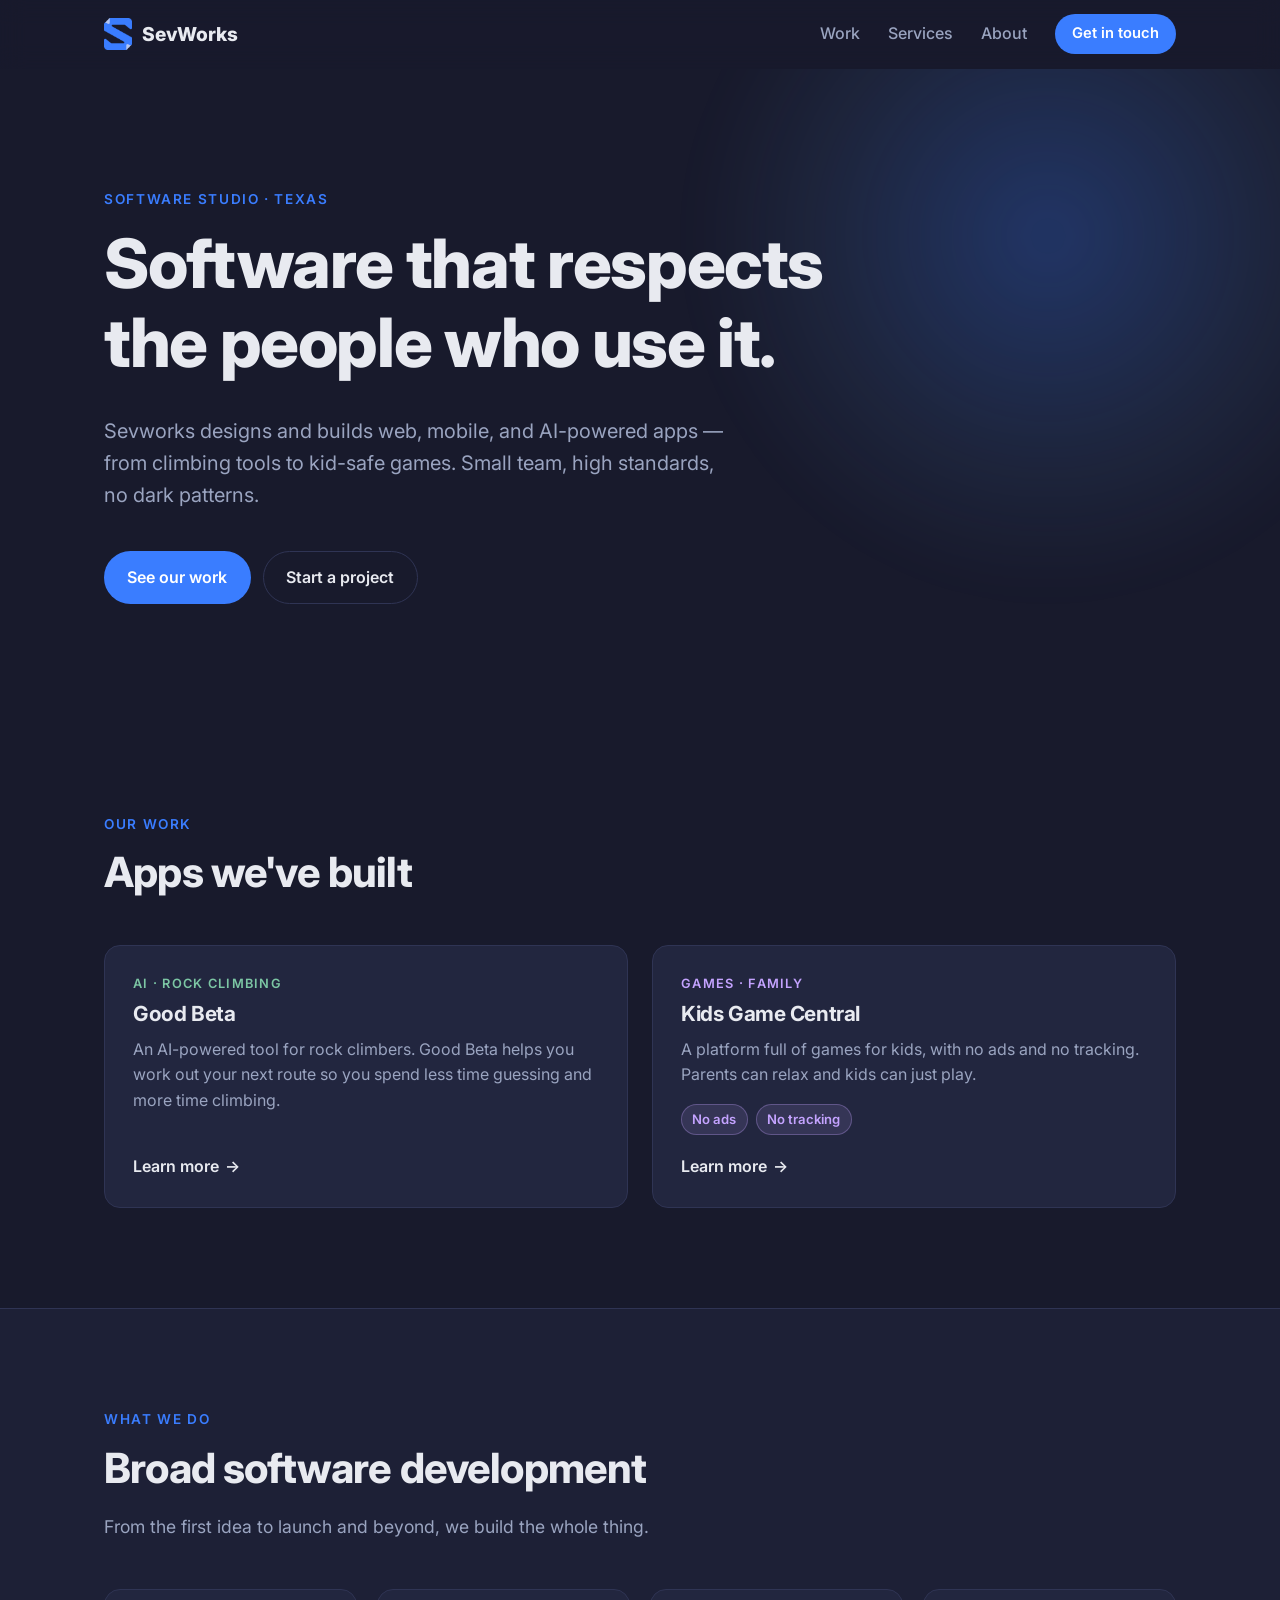
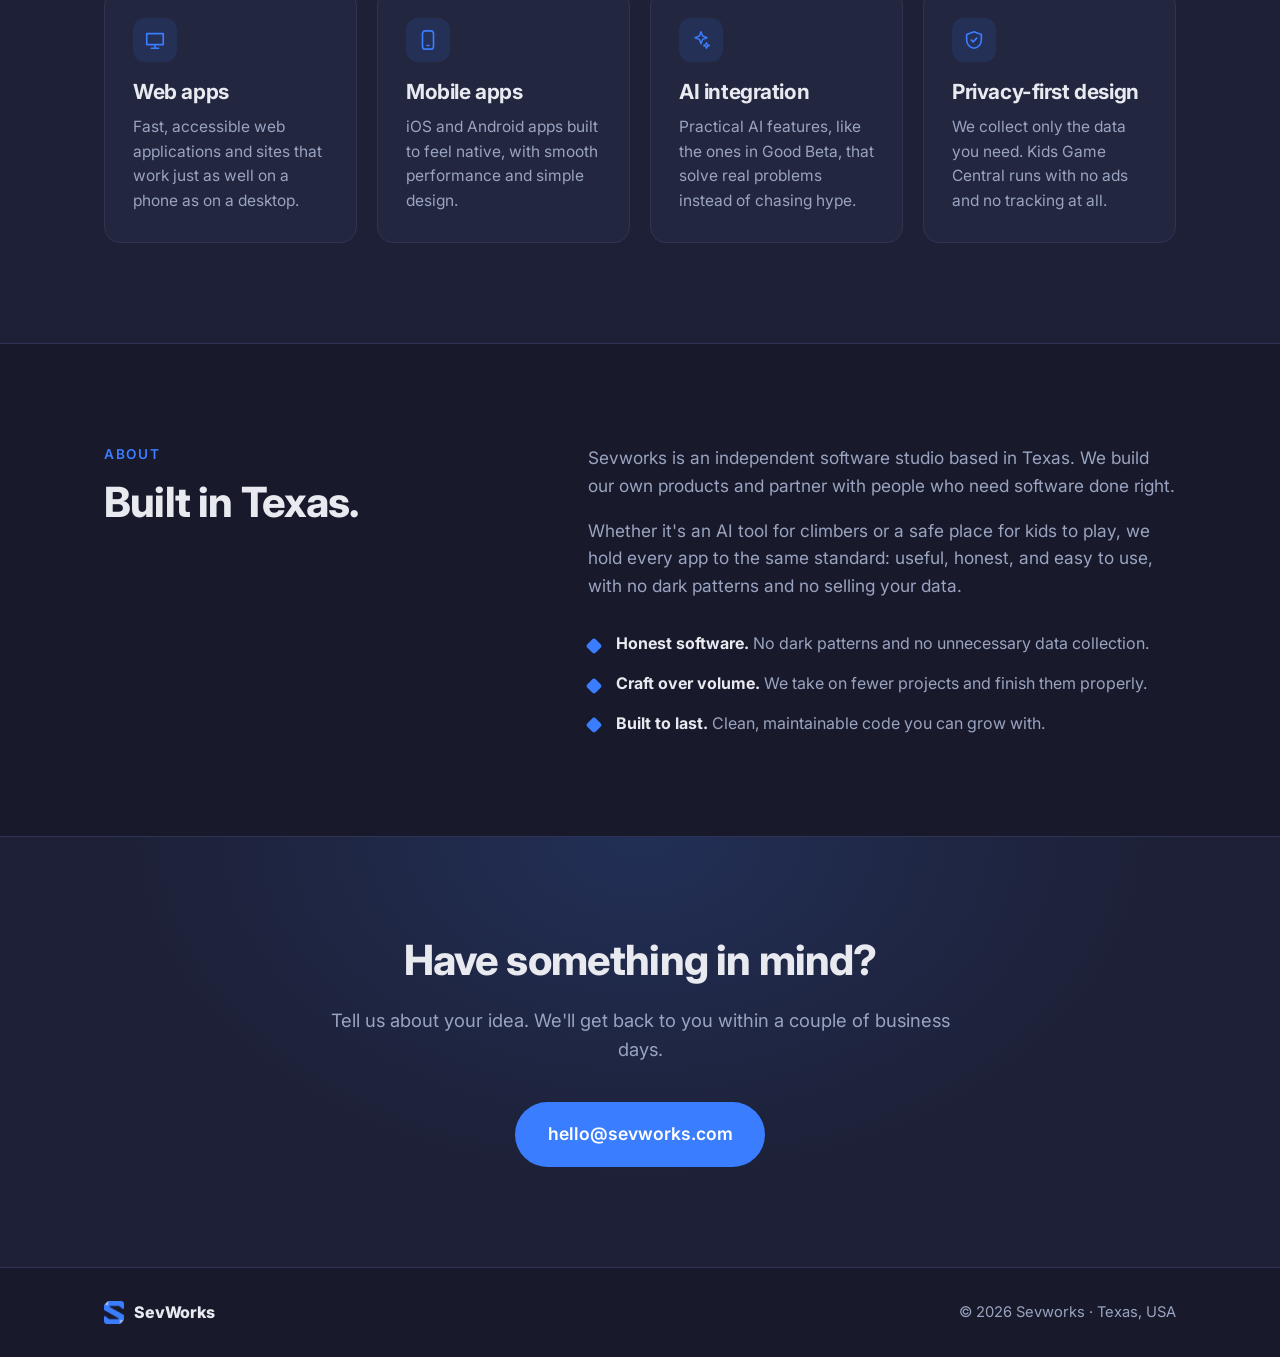
<file: index.html>
<!doctype html>
<html lang="en">
<head>
  <meta charset="utf-8">
  <meta name="viewport" content="width=device-width, initial-scale=1">
  <title>Sevworks — Software, built with care</title>
  <meta name="description" content="Sevworks is a Texas-based software development studio building thoughtful apps, including Good Beta and Kids Game Central.">
  <meta property="og:title" content="Sevworks — Software, built with care">
  <meta property="og:description" content="A Texas-based software studio building thoughtful apps for real people.">
  <meta property="og:type" content="website">
  <meta property="og:image" content="assets/logo-dark.png">
  <meta name="theme-color" content="#181a2c">
  <link rel="icon" href="assets/favicon.png" type="image/png">
  <link rel="apple-touch-icon" href="assets/favicon.png">
  <link rel="preconnect" href="https://fonts.googleapis.com">
  <link rel="preconnect" href="https://fonts.gstatic.com" crossorigin>
  <link href="https://fonts.googleapis.com/css2?family=Inter:wght@400;500;600;700;800&display=swap" rel="stylesheet">
  <link rel="stylesheet" href="styles.css">
</head>
<body>
  <a class="skip-link" href="#main">Skip to content</a>

  <header class="site-header">
    <nav class="nav container" aria-label="Primary">
      <a class="brand" href="#top" aria-label="Sevworks home">
        <img src="assets/mark.png" alt="" width="28" height="32">
        <span>SevWorks</span>
      </a>
      <button class="nav-toggle" aria-expanded="false" aria-controls="nav-links" aria-label="Toggle menu">
        <span></span><span></span>
      </button>
      <ul id="nav-links" class="nav-links">
        <li><a href="#work">Work</a></li>
        <li><a href="#services">Services</a></li>
        <li><a href="#about">About</a></li>
        <li><a class="btn btn-small" href="#contact">Get in touch</a></li>
      </ul>
    </nav>
  </header>

  <main id="main">
    <!-- Hero -->
    <section class="hero" id="top">
      <div class="container hero-inner">
        <p class="eyebrow">Software studio · Texas</p>
        <h1>Software that respects<br>the people who use it.</h1>
        <p class="lede">
          Sevworks designs and builds web, mobile, and AI-powered apps — from
          climbing tools to kid-safe games. Small team, high standards, no dark patterns.
        </p>
        <div class="hero-actions">
          <a class="btn" href="#work">See our work</a>
          <a class="btn btn-ghost" href="#contact">Start a project</a>
        </div>
      </div>
      <div class="hero-glow" aria-hidden="true"></div>
    </section>

    <!-- Products -->
    <section class="section" id="work">
      <div class="container">
        <header class="section-head">
          <p class="eyebrow">Our work</p>
          <h2>Apps we've built</h2>
        </header>

        <div class="products">
          <article class="product product--climb">
            <div class="product-body">
              <p class="tag">AI · Rock climbing</p>
              <h3>Good Beta</h3>
              <p>
                An AI-powered tool for rock climbers. Good Beta helps you work out
                your next route so you spend less time guessing and more time climbing.
              </p>
              <a class="link-arrow" href="good-beta.html">Learn more <span aria-hidden="true">→</span></a>
            </div>
          </article>

          <article class="product product--kids">
            <div class="product-body">
              <p class="tag">Games · Family</p>
              <h3>Kids Game Central</h3>
              <p>
                A platform full of games for kids, with no ads and no tracking.
                Parents can relax and kids can just play.
              </p>
              <ul class="badges">
                <li>No ads</li>
                <li>No tracking</li>
              </ul>
              <a class="link-arrow" href="kids-game-central.html">Learn more <span aria-hidden="true">→</span></a>
            </div>
          </article>
        </div>
      </div>
    </section>

    <!-- Services -->
    <section class="section section--alt" id="services">
      <div class="container">
        <header class="section-head">
          <p class="eyebrow">What we do</p>
          <h2>Broad software development</h2>
          <p class="section-sub">From the first idea to launch and beyond, we build the whole thing.</p>
        </header>

        <div class="services">
          <div class="service">
            <div class="service-icon" aria-hidden="true">
              <svg viewBox="0 0 24 24"><path d="M3 5h18v12H3zM8 21h8M12 17v4" fill="none" stroke="currentColor" stroke-width="1.8" stroke-linecap="round" stroke-linejoin="round"/></svg>
            </div>
            <h3>Web apps</h3>
            <p>Fast, accessible web applications and sites that work just as well on a phone as on a desktop.</p>
          </div>
          <div class="service">
            <div class="service-icon" aria-hidden="true">
              <svg viewBox="0 0 24 24"><rect x="6" y="2" width="12" height="20" rx="3" fill="none" stroke="currentColor" stroke-width="1.8"/><path d="M11 18h2" stroke="currentColor" stroke-width="1.8" stroke-linecap="round"/></svg>
            </div>
            <h3>Mobile apps</h3>
            <p>iOS and Android apps built to feel native, with smooth performance and simple design.</p>
          </div>
          <div class="service">
            <div class="service-icon" aria-hidden="true">
              <svg viewBox="0 0 24 24"><path d="M12 3l1.8 4.7L18.5 9.5l-4.7 1.8L12 16l-1.8-4.7L5.5 9.5l4.7-1.8zM18 15l.9 2.1L21 18l-2.1.9L18 21l-.9-2.1L15 18l2.1-.9z" fill="none" stroke="currentColor" stroke-width="1.6" stroke-linejoin="round"/></svg>
            </div>
            <h3>AI integration</h3>
            <p>Practical AI features, like the ones in Good Beta, that solve real problems instead of chasing hype.</p>
          </div>
          <div class="service">
            <div class="service-icon" aria-hidden="true">
              <svg viewBox="0 0 24 24"><path d="M12 3l8 3v6c0 4.5-3.4 8.3-8 9-4.6-.7-8-4.5-8-9V6z" fill="none" stroke="currentColor" stroke-width="1.8" stroke-linejoin="round"/><path d="M9 12l2 2 4-4" fill="none" stroke="currentColor" stroke-width="1.8" stroke-linecap="round" stroke-linejoin="round"/></svg>
            </div>
            <h3>Privacy-first design</h3>
            <p>We collect only the data you need. Kids Game Central runs with no ads and no tracking at all.</p>
          </div>
        </div>
      </div>
    </section>

    <!-- About -->
    <section class="section" id="about">
      <div class="container about">
        <div>
          <p class="eyebrow">About</p>
          <h2>Built in Texas.</h2>
        </div>
        <div class="about-copy">
          <p>
            Sevworks is an independent software studio based in Texas. We build
            our own products and partner with people who need software done right.
          </p>
          <p>
            Whether it's an AI tool for climbers or a safe place for kids to play,
            we hold every app to the same standard: useful, honest, and easy to use,
            with no dark patterns and no selling your data.
          </p>
          <ul class="values">
            <li><strong>Honest software.</strong> No dark patterns and no unnecessary data collection.</li>
            <li><strong>Craft over volume.</strong> We take on fewer projects and finish them properly.</li>
            <li><strong>Built to last.</strong> Clean, maintainable code you can grow with.</li>
          </ul>
        </div>
      </div>
    </section>

    <!-- Contact -->
    <section class="section section--cta" id="contact">
      <div class="container cta">
        <h2>Have something in mind?</h2>
        <p>Tell us about your idea. We'll get back to you within a couple of business days.</p>
        <!-- TODO: replace with your real business email -->
        <a class="btn btn-large" href="mailto:hello@sevworks.com">hello@sevworks.com</a>
      </div>
    </section>
  </main>

  <footer class="site-footer">
    <div class="container footer-inner">
      <div class="brand brand--footer">
        <img src="assets/mark.png" alt="" width="20" height="23">
        <span>SevWorks</span>
      </div>
      <p>© <span id="year">2026</span> Sevworks · Texas, USA</p>
    </div>
  </footer>

  <script src="main.js" defer></script>
</body>
</html>
</file>
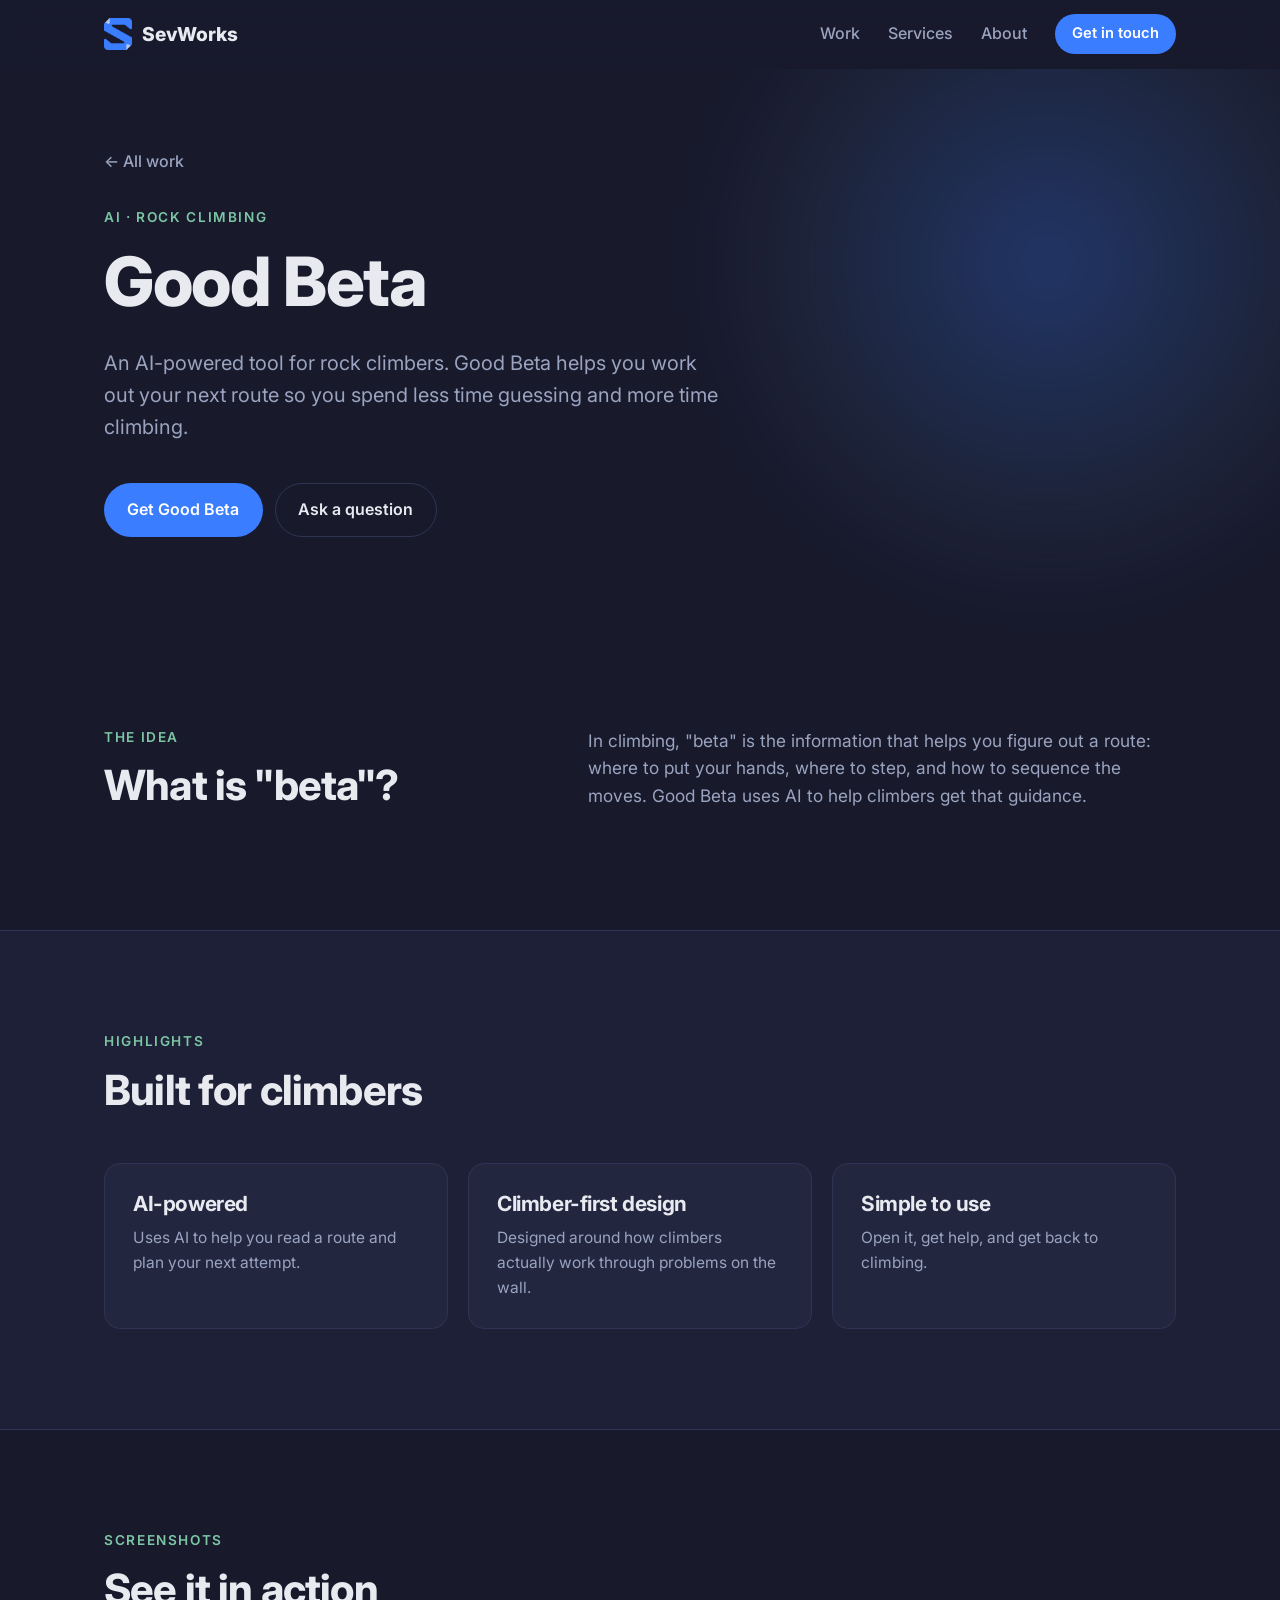
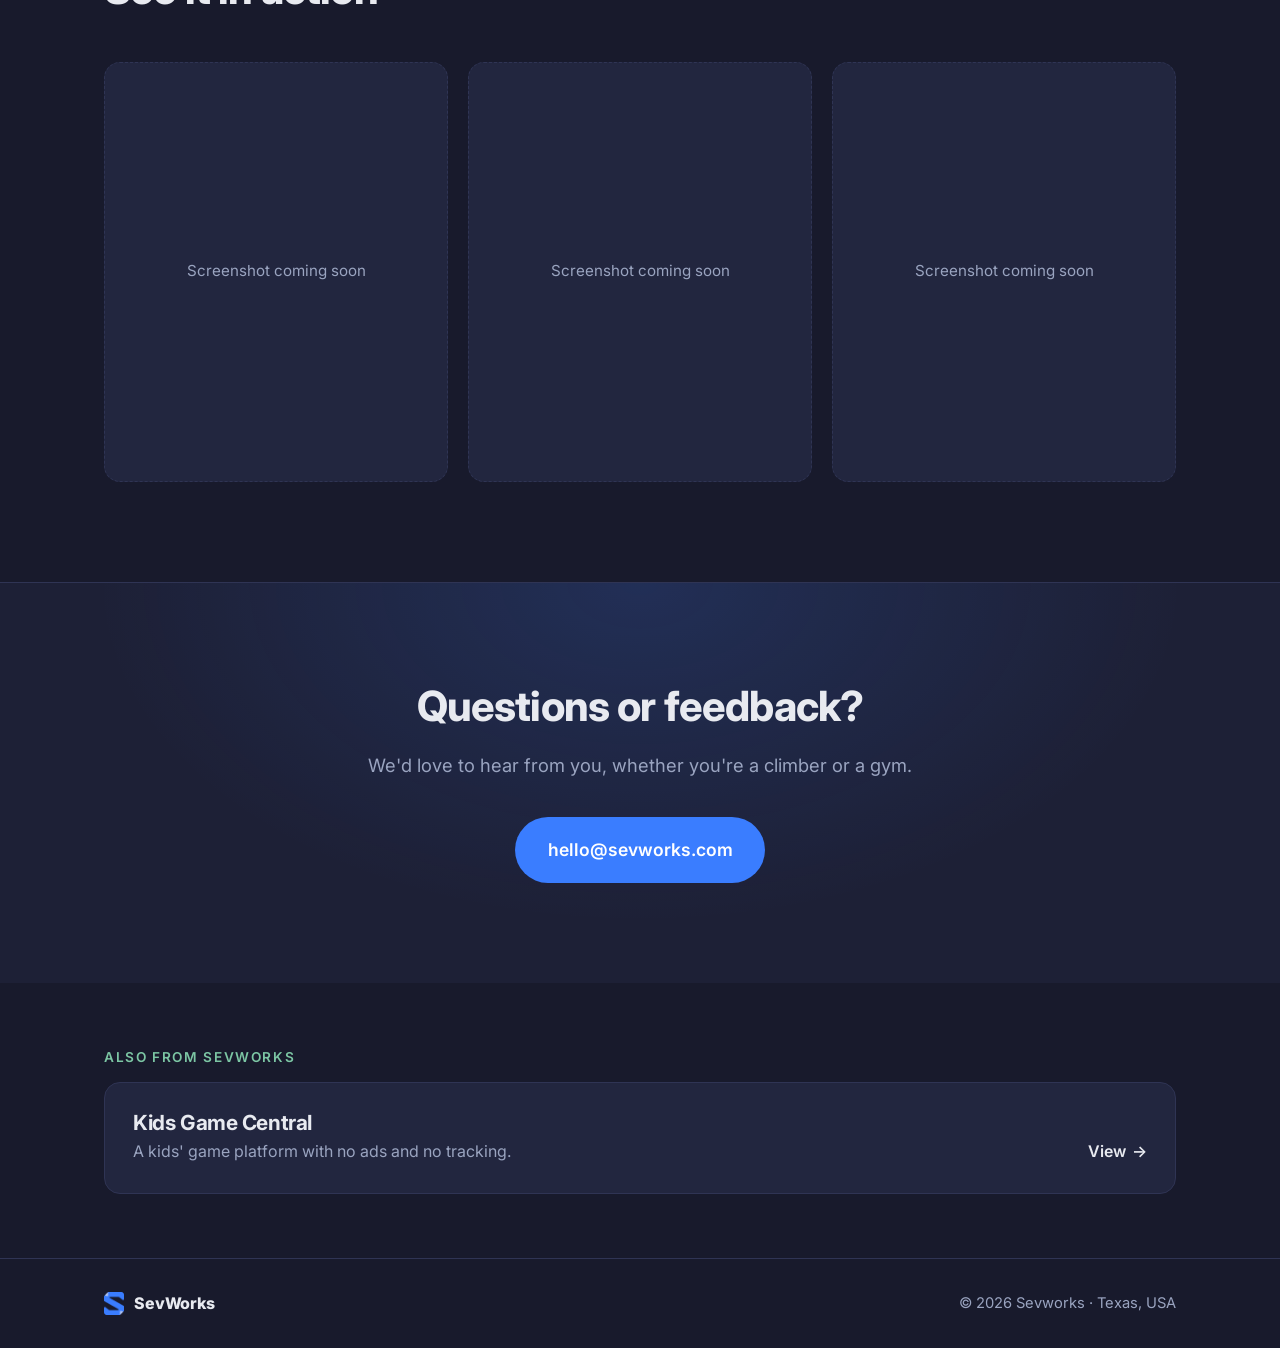
<file: good-beta.html>
<!doctype html>
<html lang="en">
<head>
  <meta charset="utf-8">
  <meta name="viewport" content="width=device-width, initial-scale=1">
  <title>Good Beta — AI for rock climbers | SevWorks</title>
  <meta name="description" content="Good Beta is an AI-powered tool for rock climbers, built by SevWorks.">
  <meta property="og:title" content="Good Beta — AI for rock climbers">
  <meta property="og:description" content="An AI-powered tool for rock climbers, built by SevWorks.">
  <meta property="og:type" content="website">
  <meta property="og:image" content="assets/logo-dark.png">
  <meta name="theme-color" content="#181a2c">
  <link rel="icon" href="assets/favicon.png" type="image/png">
  <link rel="apple-touch-icon" href="assets/favicon.png">
  <link rel="preconnect" href="https://fonts.googleapis.com">
  <link rel="preconnect" href="https://fonts.gstatic.com" crossorigin>
  <link href="https://fonts.googleapis.com/css2?family=Inter:wght@400;500;600;700;800&display=swap" rel="stylesheet">
  <link rel="stylesheet" href="styles.css">
</head>
<body class="theme-climb">
  <a class="skip-link" href="#main">Skip to content</a>

  <header class="site-header">
    <nav class="nav container" aria-label="Primary">
      <a class="brand" href="index.html" aria-label="SevWorks home">
        <img src="assets/mark.png" alt="" width="28" height="32">
        <span>SevWorks</span>
      </a>
      <button class="nav-toggle" aria-expanded="false" aria-controls="nav-links" aria-label="Toggle menu">
        <span></span><span></span>
      </button>
      <ul id="nav-links" class="nav-links">
        <li><a href="index.html#work">Work</a></li>
        <li><a href="index.html#services">Services</a></li>
        <li><a href="index.html#about">About</a></li>
        <li><a class="btn btn-small" href="index.html#contact">Get in touch</a></li>
      </ul>
    </nav>
  </header>

  <main id="main">
    <section class="hero hero--page">
      <div class="container hero-inner">
        <a class="back-link" href="index.html#work"><span aria-hidden="true">←</span> All work</a>
        <p class="eyebrow">AI · Rock climbing</p>
        <h1>Good Beta</h1>
        <p class="lede">
          An AI-powered tool for rock climbers. Good Beta helps you work out
          your next route so you spend less time guessing and more time climbing.
        </p>
        <div class="hero-actions">
          <!-- TODO: replace # with the Good Beta app store / web app link -->
          <a class="btn" href="#">Get Good Beta</a>
          <a class="btn btn-ghost" href="#contact">Ask a question</a>
        </div>
      </div>
      <div class="hero-glow" aria-hidden="true"></div>
    </section>

    <section class="section">
      <div class="container about">
        <div>
          <p class="eyebrow">The idea</p>
          <h2>What is "beta"?</h2>
        </div>
        <div class="about-copy">
          <p>
            In climbing, "beta" is the information that helps you figure out a route:
            where to put your hands, where to step, and how to sequence the moves.
            Good Beta uses AI to help climbers get that guidance.
          </p>
          <!-- TODO: add a sentence or two about how Good Beta actually works -->
        </div>
      </div>
    </section>

    <section class="section section--alt">
      <div class="container">
        <header class="section-head">
          <p class="eyebrow">Highlights</p>
          <h2>Built for climbers</h2>
        </header>

        <!-- TODO: replace with Good Beta's real features -->
        <div class="services services--three">
          <div class="service">
            <h3>AI-powered</h3>
            <p>Uses AI to help you read a route and plan your next attempt.</p>
          </div>
          <div class="service">
            <h3>Climber-first design</h3>
            <p>Designed around how climbers actually work through problems on the wall.</p>
          </div>
          <div class="service">
            <h3>Simple to use</h3>
            <p>Open it, get help, and get back to climbing.</p>
          </div>
        </div>
      </div>
    </section>

    <section class="section">
      <div class="container">
        <header class="section-head">
          <p class="eyebrow">Screenshots</p>
          <h2>See it in action</h2>
        </header>
        <!-- TODO: add real screenshots to assets/ and replace these placeholders -->
        <div class="shots">
          <div class="shot" role="img" aria-label="Screenshot placeholder">Screenshot coming soon</div>
          <div class="shot" role="img" aria-label="Screenshot placeholder">Screenshot coming soon</div>
          <div class="shot" role="img" aria-label="Screenshot placeholder">Screenshot coming soon</div>
        </div>
      </div>
    </section>

    <section class="section section--cta" id="contact">
      <div class="container cta">
        <h2>Questions or feedback?</h2>
        <p>We'd love to hear from you, whether you're a climber or a gym.</p>
        <!-- TODO: replace with your real business email -->
        <a class="btn btn-large" href="mailto:hello@sevworks.com?subject=Good%20Beta">hello@sevworks.com</a>
      </div>
    </section>

    <section class="section section--next">
      <div class="container">
        <p class="eyebrow">Also from SevWorks</p>
        <a class="next-card" href="kids-game-central.html">
          <div>
            <h3>Kids Game Central</h3>
            <p>A kids' game platform with no ads and no tracking.</p>
          </div>
          <span class="link-arrow" aria-hidden="true">View <span>→</span></span>
        </a>
      </div>
    </section>
  </main>

  <footer class="site-footer">
    <div class="container footer-inner">
      <div class="brand brand--footer">
        <img src="assets/mark.png" alt="" width="20" height="23">
        <span>SevWorks</span>
      </div>
      <p>© <span id="year">2026</span> Sevworks · Texas, USA</p>
    </div>
  </footer>

  <script src="main.js" defer></script>
</body>
</html>
</file>
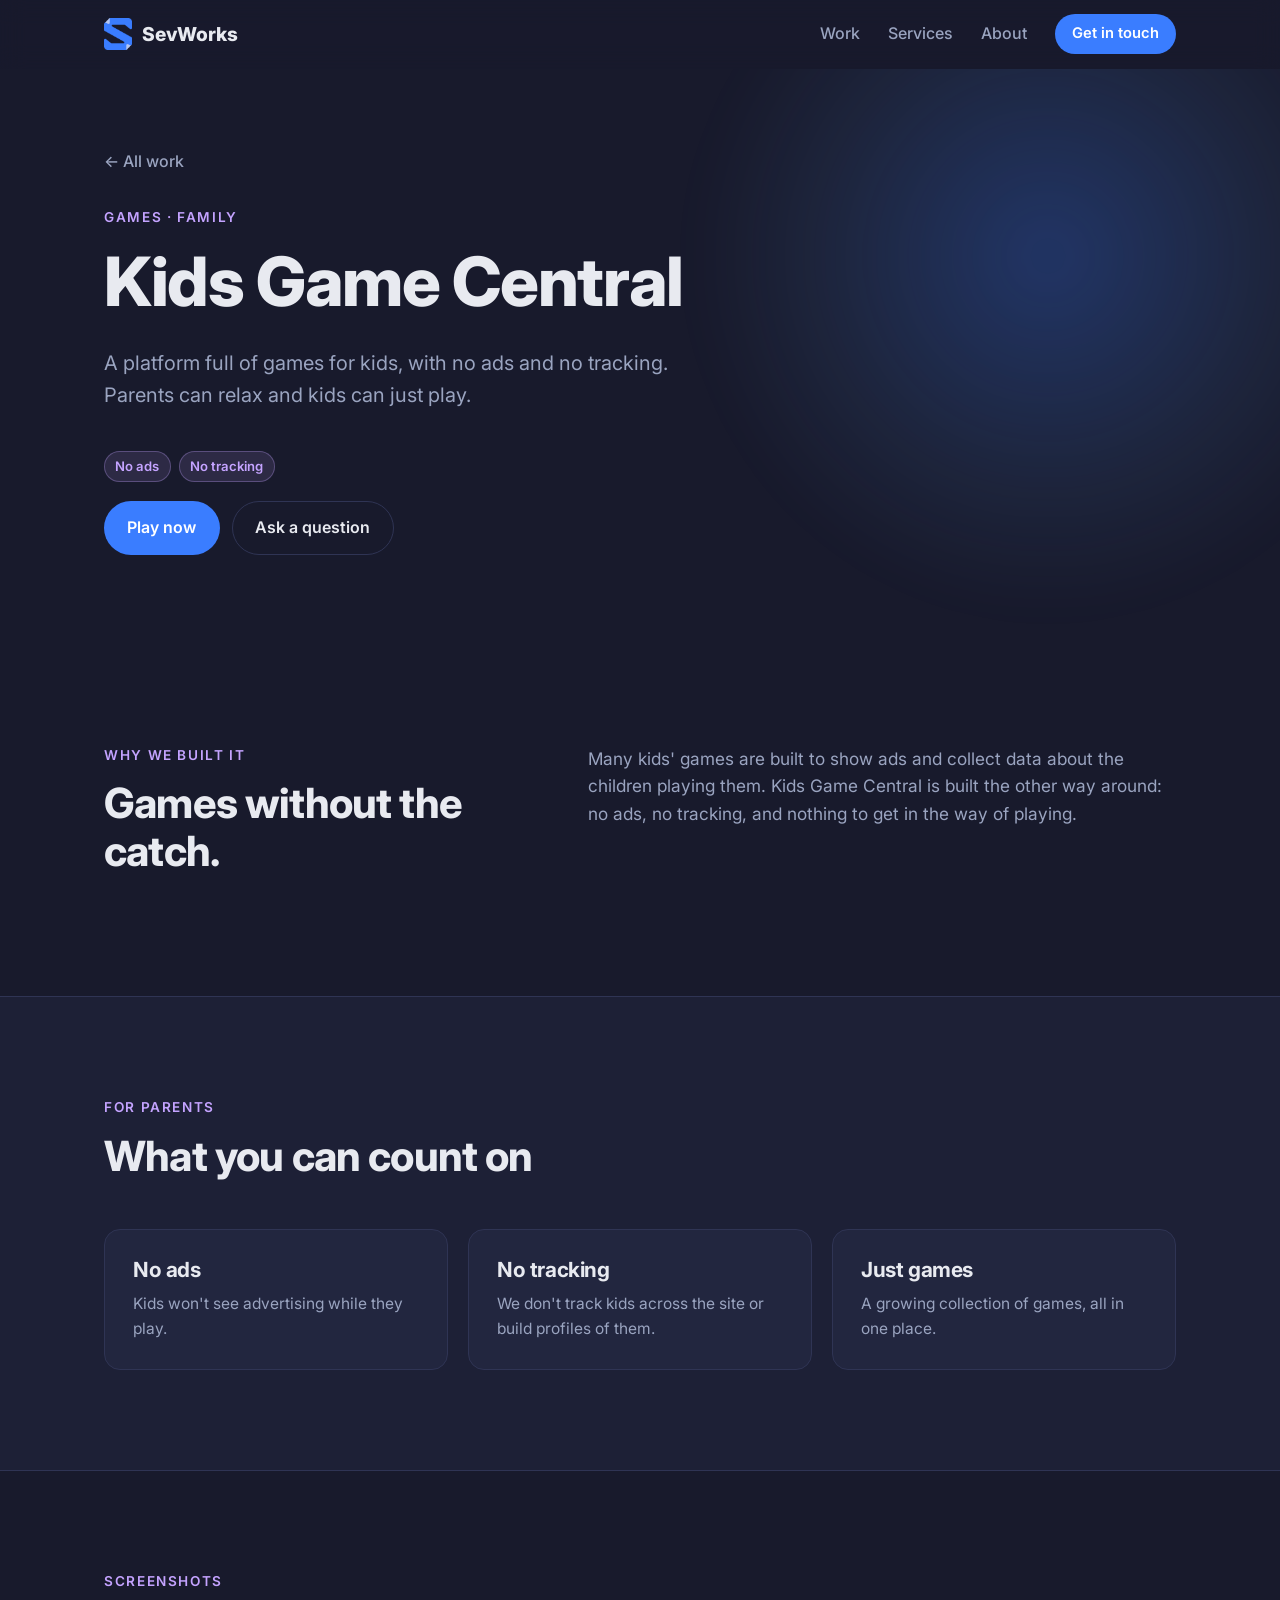
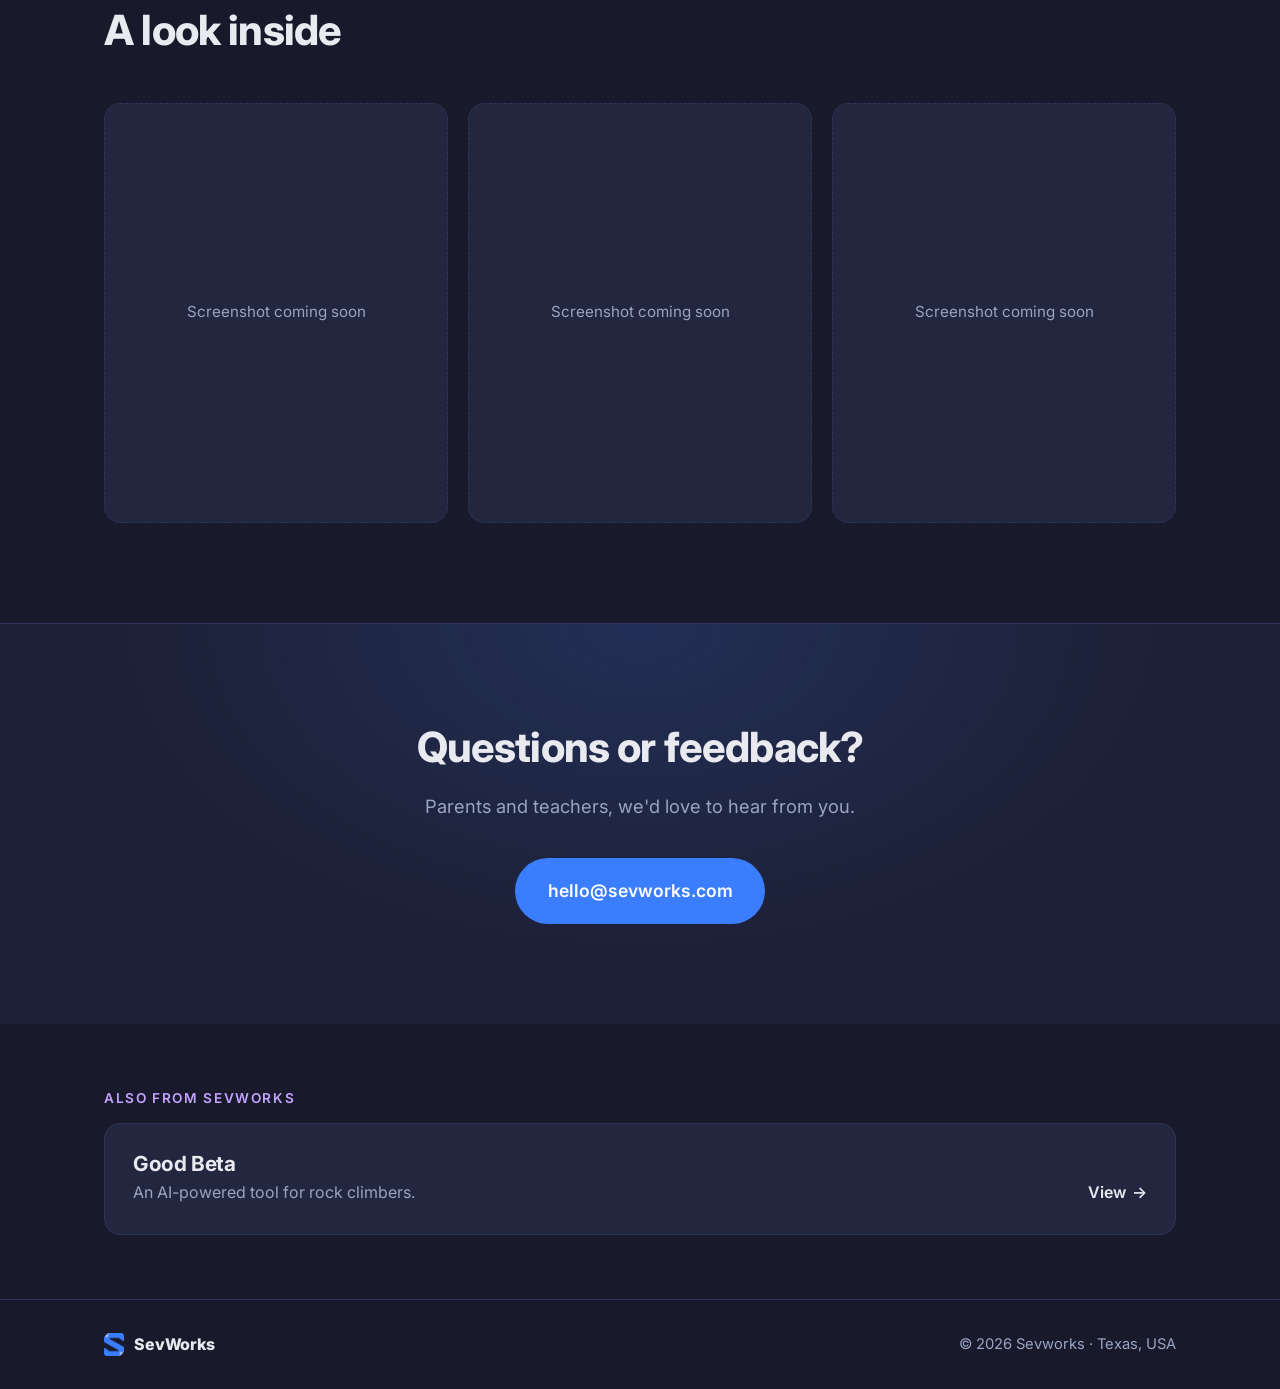
<file: kids-game-central.html>
<!doctype html>
<html lang="en">
<head>
  <meta charset="utf-8">
  <meta name="viewport" content="width=device-width, initial-scale=1">
  <title>Kids Game Central — ad-free, tracking-free games | SevWorks</title>
  <meta name="description" content="Kids Game Central is a platform of games for kids with no ads and no tracking, built by SevWorks.">
  <meta property="og:title" content="Kids Game Central — ad-free, tracking-free games">
  <meta property="og:description" content="A platform of games for kids with no ads and no tracking.">
  <meta property="og:type" content="website">
  <meta property="og:image" content="assets/logo-dark.png">
  <meta name="theme-color" content="#181a2c">
  <link rel="icon" href="assets/favicon.png" type="image/png">
  <link rel="apple-touch-icon" href="assets/favicon.png">
  <link rel="preconnect" href="https://fonts.googleapis.com">
  <link rel="preconnect" href="https://fonts.gstatic.com" crossorigin>
  <link href="https://fonts.googleapis.com/css2?family=Inter:wght@400;500;600;700;800&display=swap" rel="stylesheet">
  <link rel="stylesheet" href="styles.css">
</head>
<body class="theme-kids">
  <a class="skip-link" href="#main">Skip to content</a>

  <header class="site-header">
    <nav class="nav container" aria-label="Primary">
      <a class="brand" href="index.html" aria-label="SevWorks home">
        <img src="assets/mark.png" alt="" width="28" height="32">
        <span>SevWorks</span>
      </a>
      <button class="nav-toggle" aria-expanded="false" aria-controls="nav-links" aria-label="Toggle menu">
        <span></span><span></span>
      </button>
      <ul id="nav-links" class="nav-links">
        <li><a href="index.html#work">Work</a></li>
        <li><a href="index.html#services">Services</a></li>
        <li><a href="index.html#about">About</a></li>
        <li><a class="btn btn-small" href="index.html#contact">Get in touch</a></li>
      </ul>
    </nav>
  </header>

  <main id="main">
    <section class="hero hero--page">
      <div class="container hero-inner">
        <a class="back-link" href="index.html#work"><span aria-hidden="true">←</span> All work</a>
        <p class="eyebrow">Games · Family</p>
        <h1>Kids Game Central</h1>
        <p class="lede">
          A platform full of games for kids, with no ads and no tracking.
          Parents can relax and kids can just play.
        </p>
        <ul class="badges">
          <li>No ads</li>
          <li>No tracking</li>
        </ul>
        <div class="hero-actions">
          <!-- TODO: replace # with the Kids Game Central URL -->
          <a class="btn" href="#">Play now</a>
          <a class="btn btn-ghost" href="#contact">Ask a question</a>
        </div>
      </div>
      <div class="hero-glow" aria-hidden="true"></div>
    </section>

    <section class="section">
      <div class="container about">
        <div>
          <p class="eyebrow">Why we built it</p>
          <h2>Games without the catch.</h2>
        </div>
        <div class="about-copy">
          <p>
            Many kids' games are built to show ads and collect data about the
            children playing them. Kids Game Central is built the other way around:
            no ads, no tracking, and nothing to get in the way of playing.
          </p>
          <!-- TODO: add a sentence or two about your own reason for building it -->
        </div>
      </div>
    </section>

    <section class="section section--alt">
      <div class="container">
        <header class="section-head">
          <p class="eyebrow">For parents</p>
          <h2>What you can count on</h2>
        </header>

        <div class="services services--three">
          <div class="service">
            <h3>No ads</h3>
            <p>Kids won't see advertising while they play.</p>
          </div>
          <div class="service">
            <h3>No tracking</h3>
            <p>We don't track kids across the site or build profiles of them.</p>
          </div>
          <div class="service">
            <h3>Just games</h3>
            <p>A growing collection of games, all in one place.</p>
          </div>
        </div>
      </div>
    </section>

    <section class="section">
      <div class="container">
        <header class="section-head">
          <p class="eyebrow">Screenshots</p>
          <h2>A look inside</h2>
        </header>
        <!-- TODO: add real screenshots to assets/ and replace these placeholders -->
        <div class="shots">
          <div class="shot" role="img" aria-label="Screenshot placeholder">Screenshot coming soon</div>
          <div class="shot" role="img" aria-label="Screenshot placeholder">Screenshot coming soon</div>
          <div class="shot" role="img" aria-label="Screenshot placeholder">Screenshot coming soon</div>
        </div>
      </div>
    </section>

    <section class="section section--cta" id="contact">
      <div class="container cta">
        <h2>Questions or feedback?</h2>
        <p>Parents and teachers, we'd love to hear from you.</p>
        <!-- TODO: replace with your real business email -->
        <a class="btn btn-large" href="mailto:hello@sevworks.com?subject=Kids%20Game%20Central">hello@sevworks.com</a>
      </div>
    </section>

    <section class="section section--next">
      <div class="container">
        <p class="eyebrow">Also from SevWorks</p>
        <a class="next-card" href="good-beta.html">
          <div>
            <h3>Good Beta</h3>
            <p>An AI-powered tool for rock climbers.</p>
          </div>
          <span class="link-arrow" aria-hidden="true">View <span>→</span></span>
        </a>
      </div>
    </section>
  </main>

  <footer class="site-footer">
    <div class="container footer-inner">
      <div class="brand brand--footer">
        <img src="assets/mark.png" alt="" width="20" height="23">
        <span>SevWorks</span>
      </div>
      <p>© <span id="year">2026</span> Sevworks · Texas, USA</p>
    </div>
  </footer>

  <script src="main.js" defer></script>
</body>
</html>
</file>
<file: styles.css>
:root {
  --bg: #181a2c;
  --bg-alt: #1d2036;
  --surface: #22263f;
  --border: #2f3454;
  --text: #e8eaf0;
  --muted: #9aa4c0;
  --accent: #3a7dff;       /* SevWorks blue (from logo) */
  --accent-2: #2a66dd;
  --climb: #7cc6a4;
  --kids: #c4a3ff;
  --radius: 16px;
  --max: 1120px;
  font-family: "Inter", system-ui, -apple-system, "Segoe UI", Roboto, sans-serif;
}

*, *::before, *::after { box-sizing: border-box; }

html { scroll-behavior: smooth; scroll-padding-top: 80px; }

body {
  margin: 0;
  background: var(--bg);
  color: var(--text);
  line-height: 1.6;
  -webkit-font-smoothing: antialiased;
}

img, svg { display: block; max-width: 100%; }

a { color: inherit; }

h1, h2, h3 { line-height: 1.15; letter-spacing: -0.02em; margin: 0 0 .5em; }
h1 { font-size: clamp(2.4rem, 6vw, 4.25rem); font-weight: 800; }
h2 { font-size: clamp(1.8rem, 4vw, 2.6rem); font-weight: 750; }
h3 { font-size: 1.3rem; font-weight: 700; }
p  { margin: 0 0 1em; }

.container { width: 100%; max-width: var(--max); margin: 0 auto; padding: 0 24px; }

.skip-link {
  position: absolute; left: -999px; top: 8px;
  background: var(--accent); color: #fff; padding: 8px 14px; border-radius: 8px; z-index: 100;
}
.skip-link:focus { left: 8px; }

:focus-visible { outline: 2px solid var(--accent); outline-offset: 3px; border-radius: 6px; }

/* ---------- Buttons ---------- */
.btn {
  display: inline-flex; align-items: center; gap: .5em;
  background: var(--accent); color: #fff;
  font-weight: 600; text-decoration: none;
  padding: .8em 1.4em; border-radius: 999px;
  border: 1px solid transparent;
  transition: transform .15s ease, background .15s ease, box-shadow .15s ease;
}
.btn:hover { background: var(--accent-2); transform: translateY(-1px); box-shadow: 0 8px 24px -8px rgba(58,125,255,.6); }
.btn-ghost { background: transparent; color: var(--text); border-color: var(--border); }
.btn-ghost:hover { background: var(--surface); box-shadow: none; }
.btn-small { padding: .5em 1.1em; font-size: .92rem; }
.btn-large { padding: 1em 1.8em; font-size: 1.1rem; }

/* ---------- Header ---------- */
.site-header {
  position: sticky; top: 0; z-index: 50;
  background: rgba(24,26,44,.75);
  backdrop-filter: blur(12px);
  -webkit-backdrop-filter: blur(12px);
  border-bottom: 1px solid transparent;
  transition: border-color .2s ease;
}
.site-header.scrolled { border-bottom-color: var(--border); }

.nav { display: flex; align-items: center; justify-content: space-between; height: 68px; }

.brand { display: flex; align-items: center; gap: 10px; font-weight: 800; font-size: 1.2rem; text-decoration: none; letter-spacing: -0.01em; }

.nav-links { display: flex; align-items: center; gap: 28px; list-style: none; margin: 0; padding: 0; }
.nav-links a:not(.btn) { text-decoration: none; color: var(--muted); font-weight: 500; transition: color .15s; }
.nav-links a:not(.btn):hover { color: var(--text); }

.nav-toggle { display: none; background: none; border: 0; padding: 10px; cursor: pointer; }
.nav-toggle span { display: block; width: 22px; height: 2px; background: var(--text); margin: 5px 0; transition: transform .2s; }
.nav-toggle[aria-expanded="true"] span:first-child { transform: translateY(3.5px) rotate(45deg); }
.nav-toggle[aria-expanded="true"] span:last-child  { transform: translateY(-3.5px) rotate(-45deg); }

/* ---------- Hero ---------- */
.hero { position: relative; overflow: hidden; padding: 120px 0 110px; }
.hero-inner { position: relative; z-index: 1; }
.hero-glow {
  position: absolute; inset: -30% -10% auto auto; width: 720px; height: 720px;
  background: radial-gradient(circle at center, rgba(58,125,255,.28), rgba(96,165,250,.08) 45%, transparent 70%);
  filter: blur(20px); pointer-events: none;
}
.eyebrow { color: var(--accent); font-weight: 600; font-size: .85rem; letter-spacing: .12em; text-transform: uppercase; margin-bottom: 1em; }
.lede { font-size: clamp(1.05rem, 2vw, 1.25rem); color: var(--muted); max-width: 620px; margin-bottom: 2em; }
.hero-actions { display: flex; flex-wrap: wrap; gap: 12px; }

/* ---------- Sections ---------- */
.section { padding: 100px 0; }
.section--alt { background: var(--bg-alt); border-block: 1px solid var(--border); }
.section-head { margin-bottom: 48px; max-width: 640px; }
.section-sub { color: var(--muted); font-size: 1.1rem; }

/* ---------- Products ---------- */
.products { display: grid; grid-template-columns: repeat(2, 1fr); gap: 24px; }

.product {
  background: var(--surface); border: 1px solid var(--border); border-radius: var(--radius);
  overflow: hidden; display: flex; flex-direction: column;
  transition: transform .2s ease, border-color .2s ease;
}
.product:hover { transform: translateY(-4px); }
.product--climb:hover { border-color: var(--climb); }
.product--kids:hover  { border-color: var(--kids); }


.product-body { padding: 28px; display: flex; flex-direction: column; flex: 1; }
.product-body p { color: var(--muted); }
.tag { font-size: .8rem; font-weight: 600; text-transform: uppercase; letter-spacing: .1em; margin-bottom: .6em !important; }
.product--climb .tag { color: var(--climb) !important; }
.product--kids  .tag { color: var(--kids) !important; }

.badges { display: flex; gap: 8px; list-style: none; padding: 0; margin: 0 0 1.2em; }
.badges li { font-size: .82rem; font-weight: 600; padding: .3em .8em; border-radius: 999px; background: rgba(196,163,255,.12); color: var(--kids); border: 1px solid rgba(196,163,255,.3); }

.link-arrow { margin-top: auto; font-weight: 600; text-decoration: none; display: inline-flex; gap: .4em; }
.link-arrow span { transition: transform .15s; }
.link-arrow:hover span { transform: translateX(4px); }

/* ---------- Services ---------- */
.services { display: grid; grid-template-columns: repeat(4, 1fr); gap: 20px; }
.service { background: var(--surface); border: 1px solid var(--border); border-radius: var(--radius); padding: 28px; }
.service p { color: var(--muted); margin: 0; font-size: .97rem; }
.service-icon { width: 44px; height: 44px; border-radius: 12px; display: grid; place-items: center; background: rgba(58,125,255,.12); color: var(--accent); margin-bottom: 18px; }
.service-icon svg { width: 22px; height: 22px; }

/* ---------- About ---------- */
.about { display: grid; grid-template-columns: 1fr 1.4fr; gap: 64px; align-items: start; }
.about-copy p { color: var(--muted); font-size: 1.08rem; }
.values { list-style: none; padding: 0; margin: 2em 0 0; display: grid; gap: 14px; }
.values li { padding-left: 28px; position: relative; color: var(--muted); }
.values li::before { content: ""; position: absolute; left: 0; top: .55em; width: 12px; height: 12px; border-radius: 3px; background: var(--accent); transform: rotate(45deg); }
.values strong { color: var(--text); }

/* ---------- CTA ---------- */
.section--cta { background: radial-gradient(ellipse at top, rgba(58,125,255,.16), transparent 60%), var(--bg-alt); border-top: 1px solid var(--border); }
.cta { text-align: center; max-width: 680px; }
.cta p { color: var(--muted); font-size: 1.15rem; margin-bottom: 2em; }

/* ---------- Footer ---------- */
.site-footer { border-top: 1px solid var(--border); padding: 32px 0; color: var(--muted); font-size: .92rem; }
.footer-inner { display: flex; justify-content: space-between; align-items: center; gap: 16px; flex-wrap: wrap; }
.footer-inner p { margin: 0; }
.brand--footer { font-size: 1rem; color: var(--text); }

/* ---------- Responsive ---------- */
@media (max-width: 960px) {
  .services { grid-template-columns: repeat(2, 1fr); }
  .about { grid-template-columns: 1fr; gap: 24px; }
}

@media (max-width: 720px) {
  .container { padding: 0 16px; }
  .nav-toggle { display: block; }
  .nav-links {
    position: absolute; top: 68px; left: 0; right: 0;
    flex-direction: column; align-items: stretch; gap: 0;
    background: var(--bg); border-bottom: 1px solid var(--border);
    padding: 8px 16px 20px;
    display: none;
  }
  .nav-links.open { display: flex; }
  .nav-links li a:not(.btn) { display: block; padding: 14px 0; border-bottom: 1px solid var(--border); }
  .nav-links .btn { margin-top: 16px; justify-content: center; }
  .hero { padding: 80px 0 72px; }
  .hero h1 br { display: none; }
  .section { padding: 72px 0; }
  .products, .services { grid-template-columns: 1fr; }
}

@media (prefers-reduced-motion: reduce) {
  html { scroll-behavior: auto; }
  * { transition: none !important; }
}

/* ---------- App pages ---------- */
.theme-climb .eyebrow { color: var(--climb); }
.theme-kids  .eyebrow { color: var(--kids); }

.hero--page { padding: 80px 0 90px; }
.hero--page h1 { margin-bottom: .4em; }

.back-link { display: inline-block; color: var(--muted); text-decoration: none; font-weight: 500; margin-bottom: 2em; transition: color .15s; }
.back-link:hover { color: var(--text); }

.services--three { grid-template-columns: repeat(3, 1fr); }

.shots { display: grid; grid-template-columns: repeat(3, 1fr); gap: 20px; }
.shot {
  aspect-ratio: 9 / 16; max-height: 420px; width: 100%;
  display: grid; place-items: center; text-align: center; padding: 16px;
  background: var(--surface); border: 1px dashed var(--border); border-radius: var(--radius);
  color: var(--muted); font-size: .95rem;
}

.section--next { padding: 64px 0; }
.next-card {
  display: flex; justify-content: space-between; align-items: center; gap: 16px;
  padding: 28px; text-decoration: none;
  background: var(--surface); border: 1px solid var(--border); border-radius: var(--radius);
  transition: transform .2s ease, border-color .2s ease;
}
.next-card:hover { transform: translateY(-2px); border-color: var(--accent); }
.next-card h3 { margin-bottom: .2em; }
.next-card p { margin: 0; color: var(--muted); }
.next-card:hover .link-arrow span { transform: translateX(4px); }

@media (max-width: 960px) {
  .services--three { grid-template-columns: 1fr; }
}
@media (max-width: 720px) {
  .hero--page { padding: 56px 0 56px; }
  .shots { grid-template-columns: 1fr; }
  .shot { aspect-ratio: 16 / 9; max-height: none; }
}
</file>
